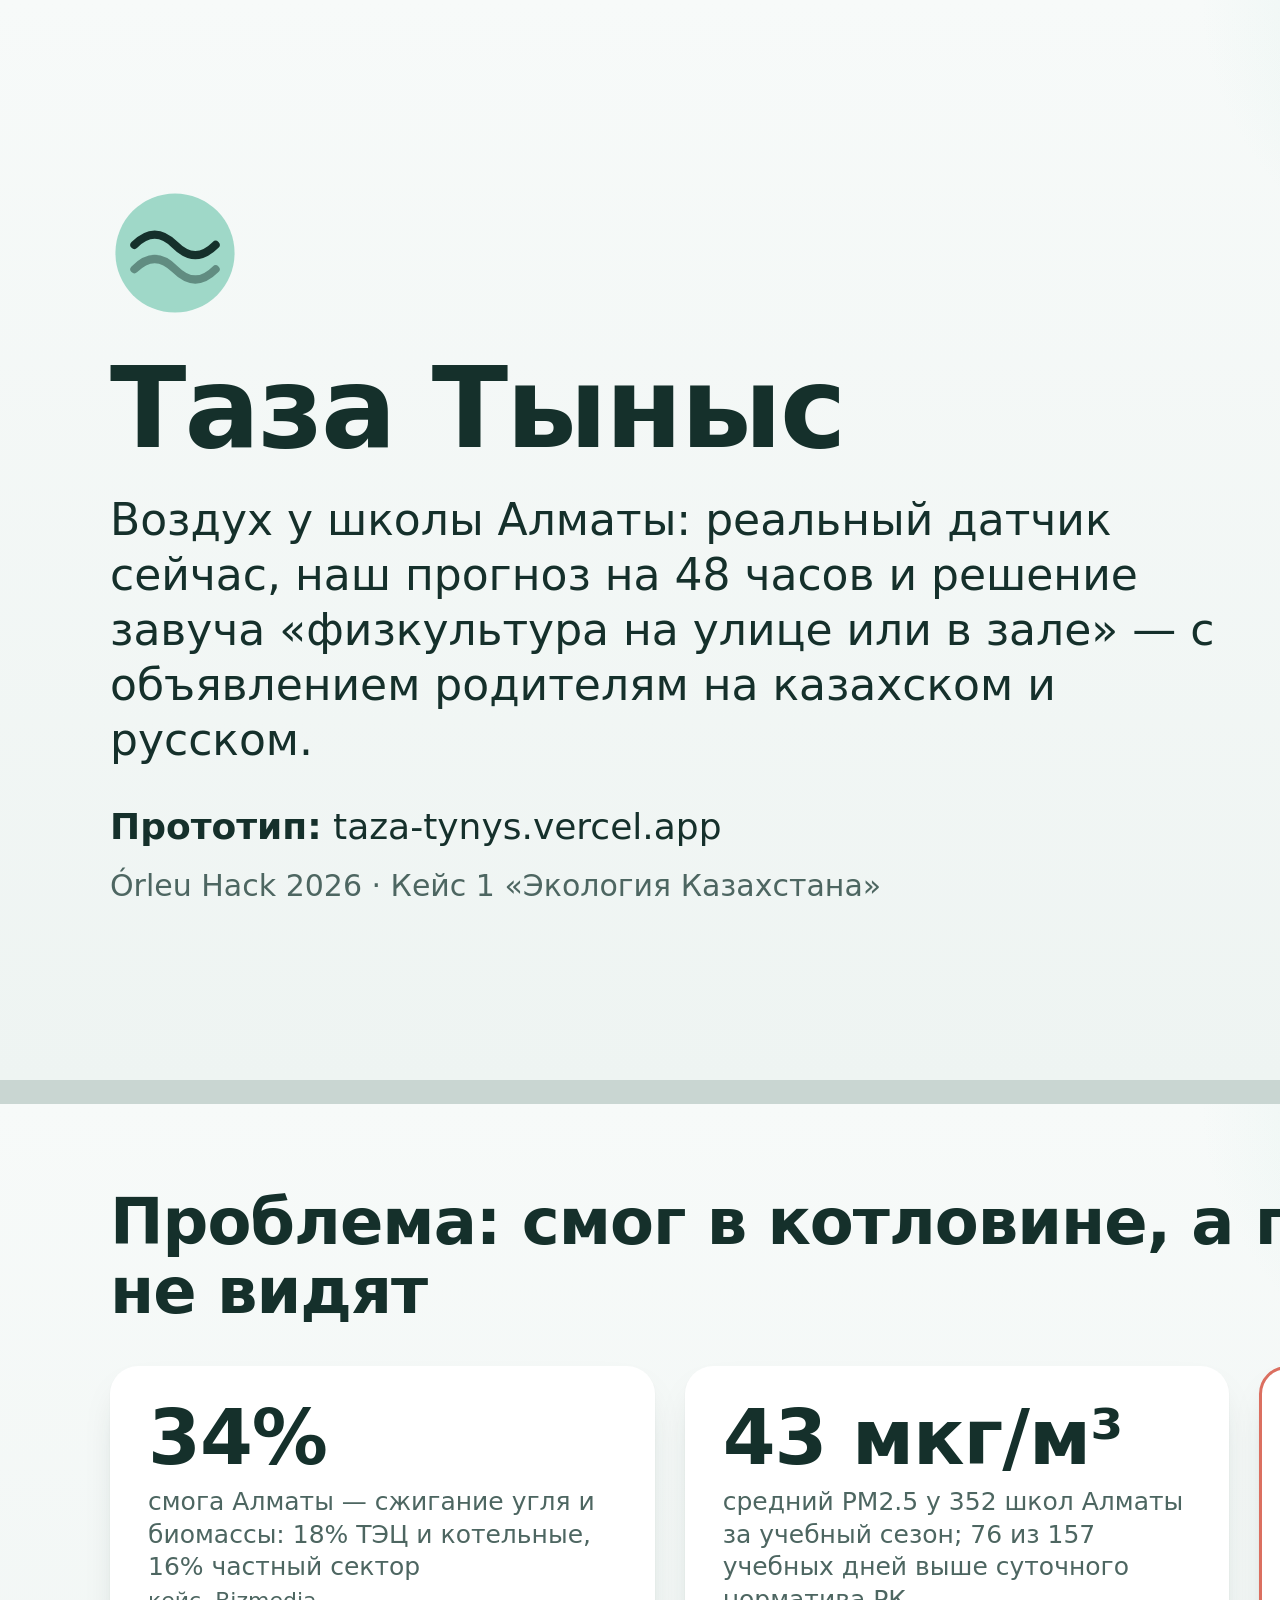
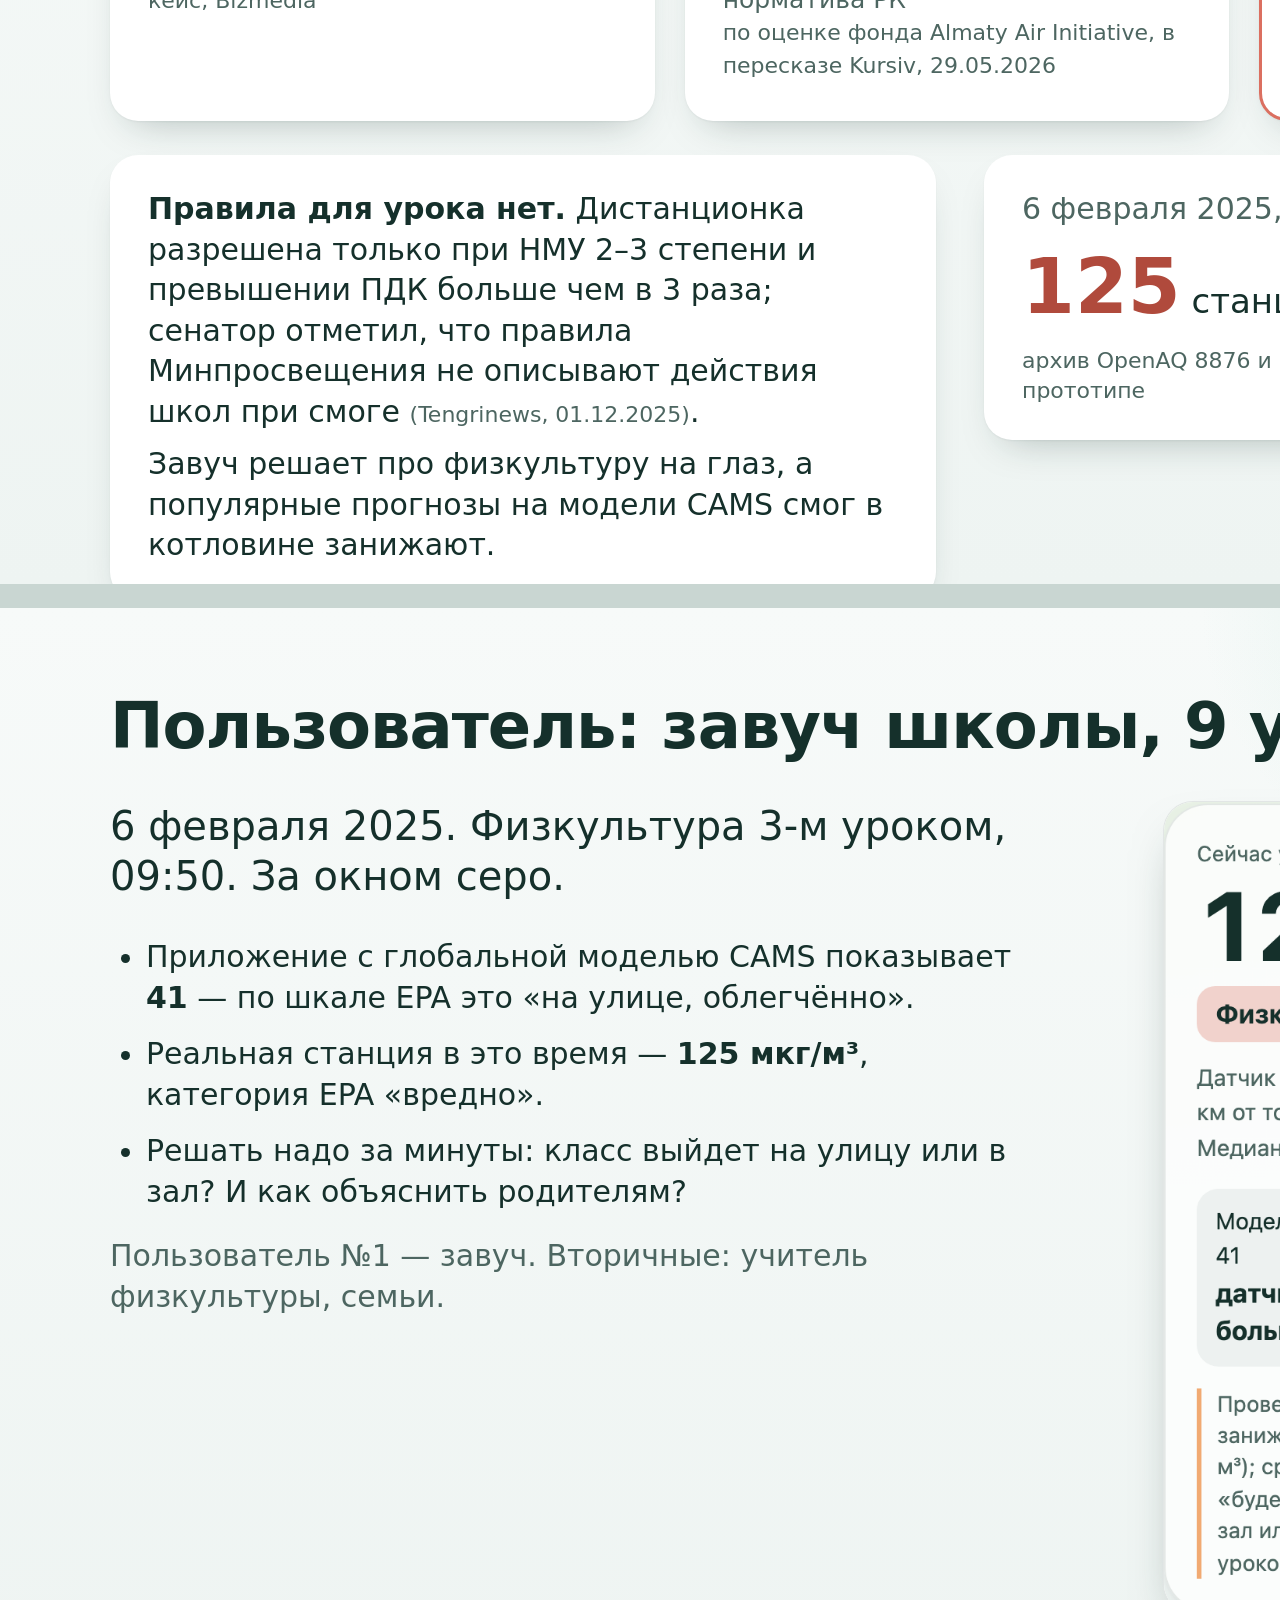
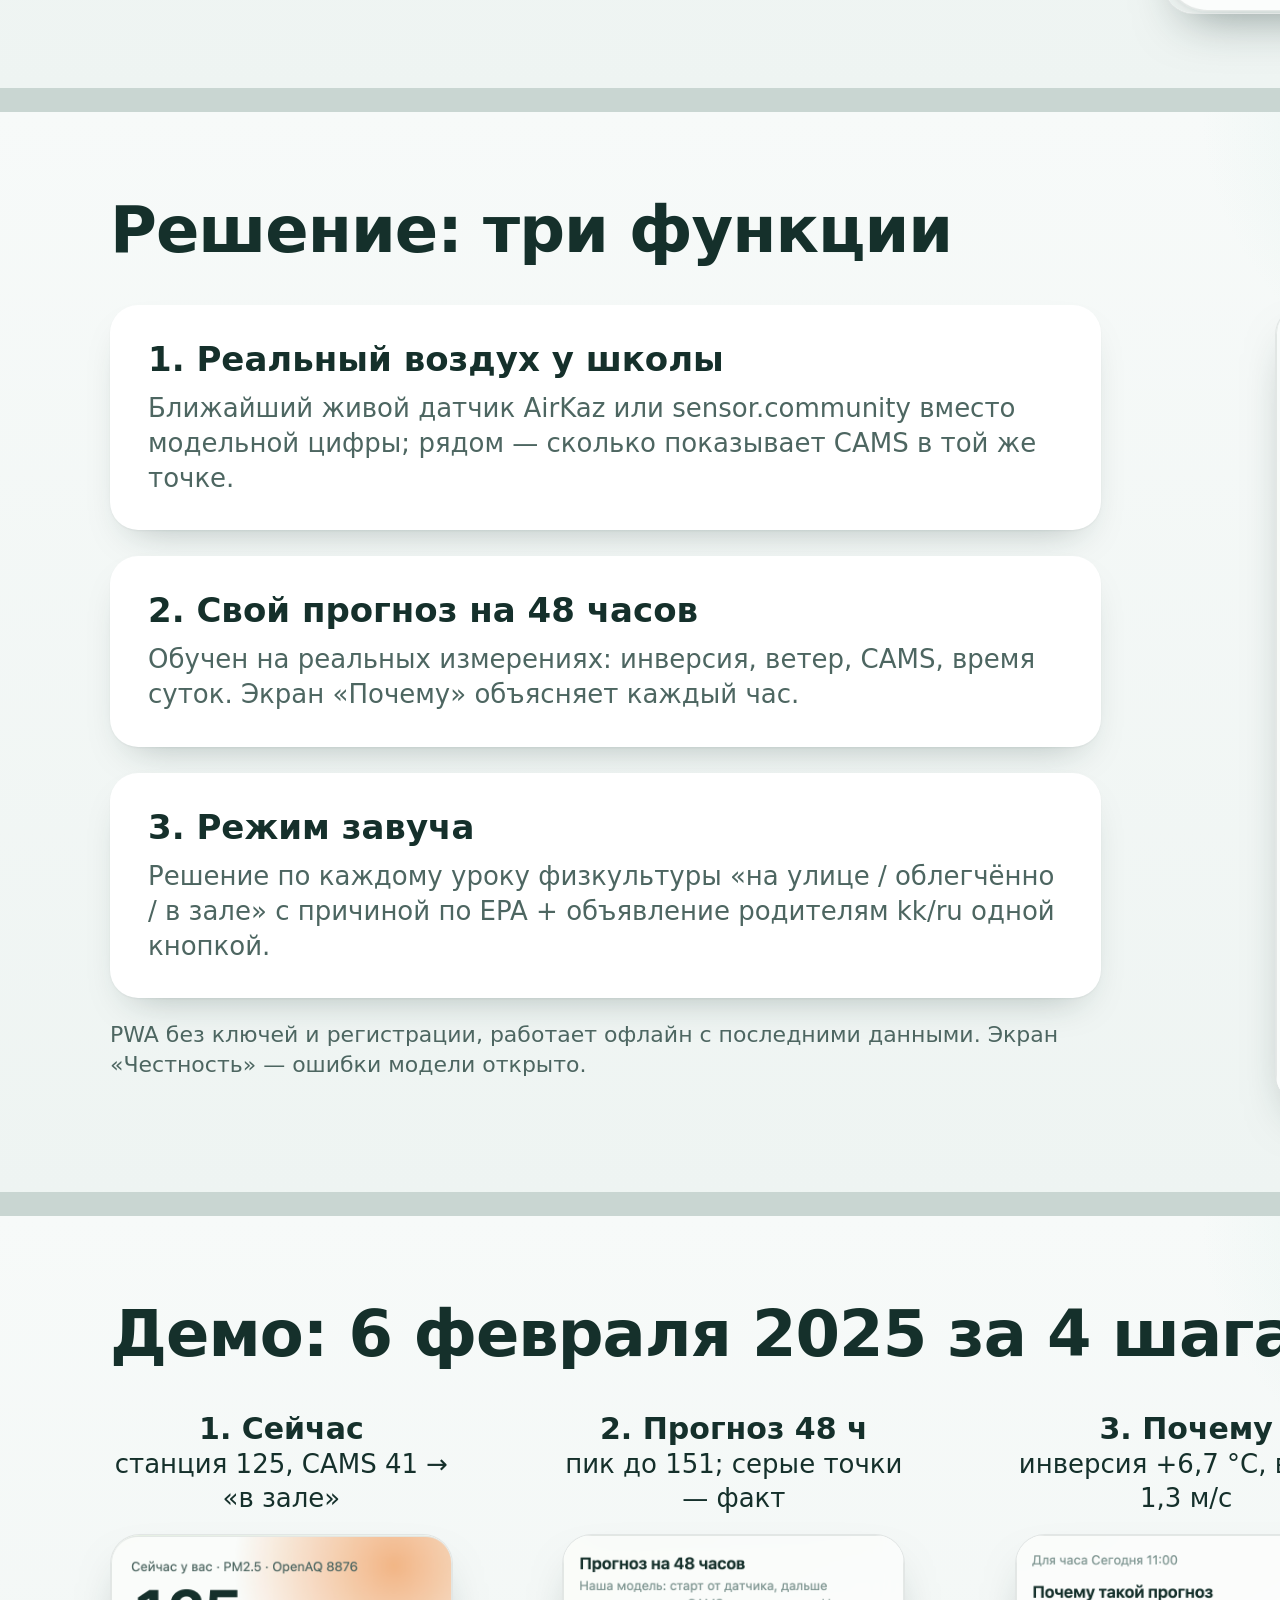
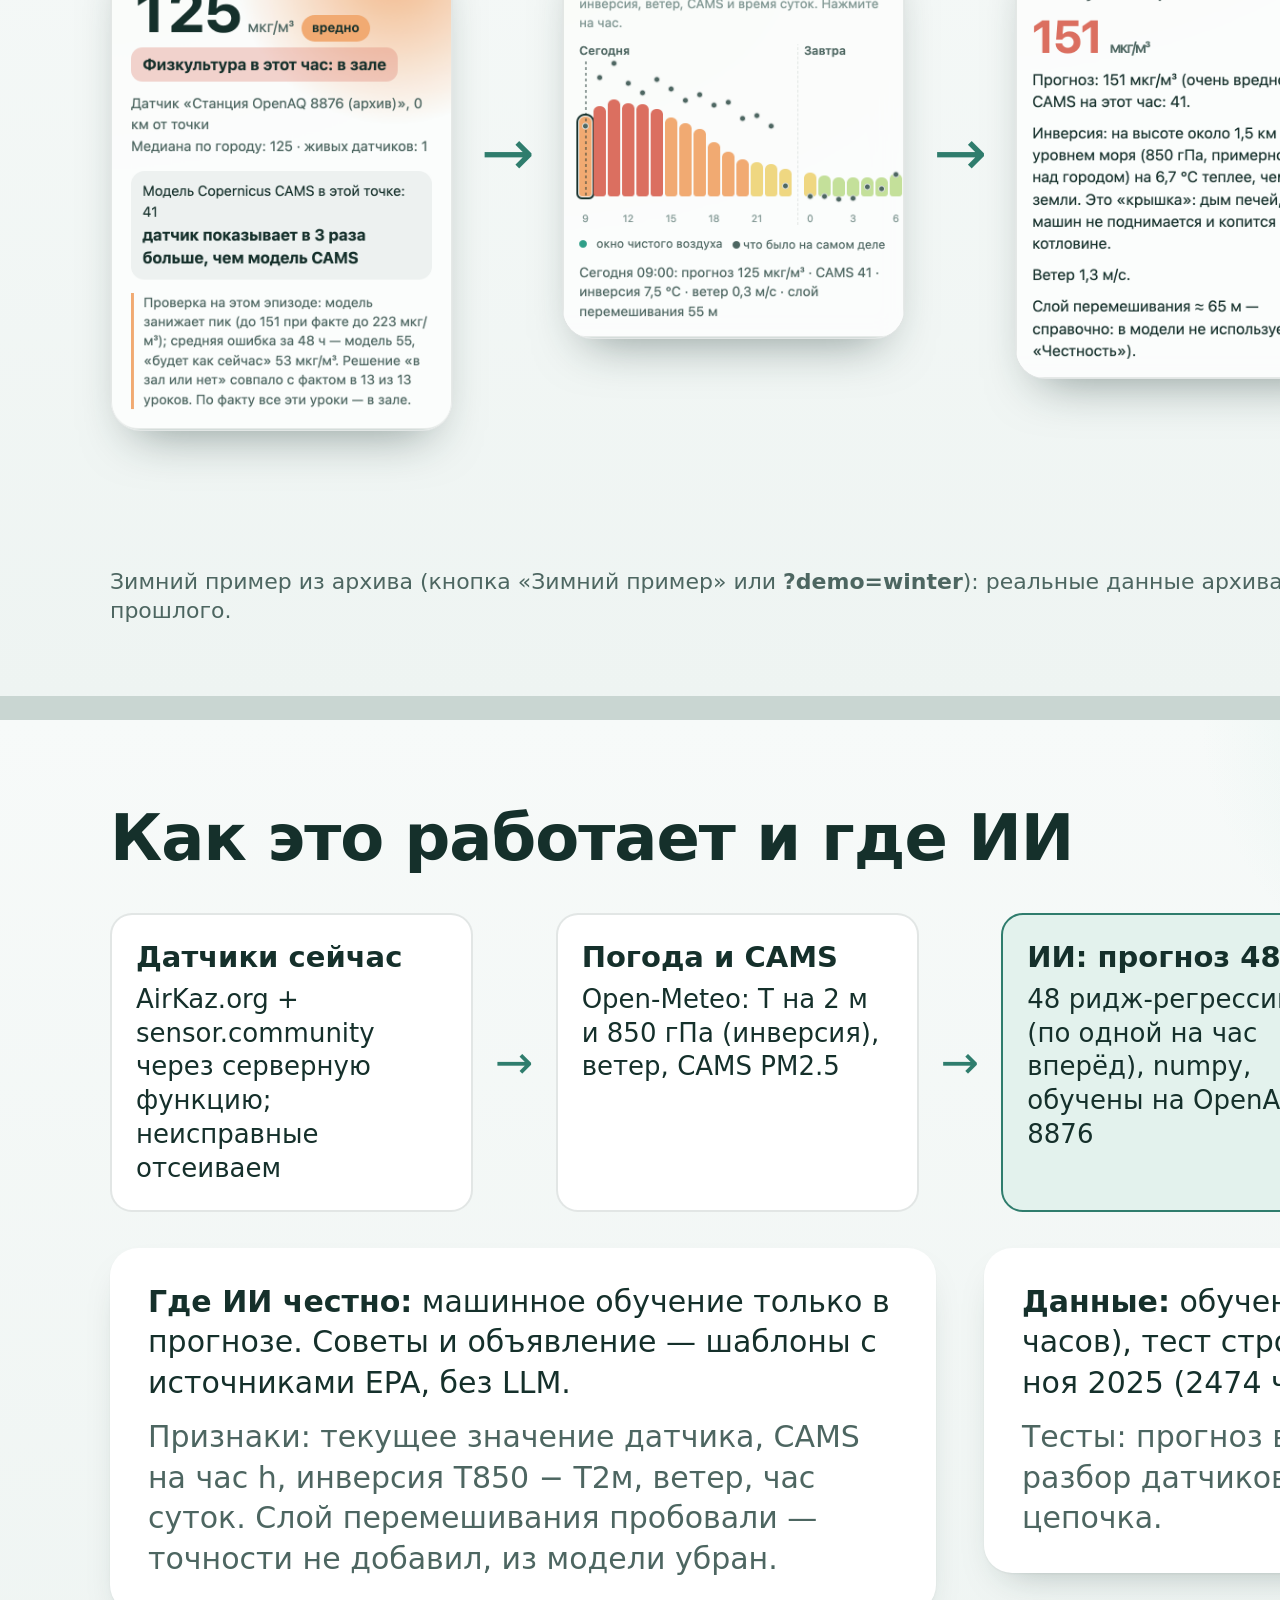
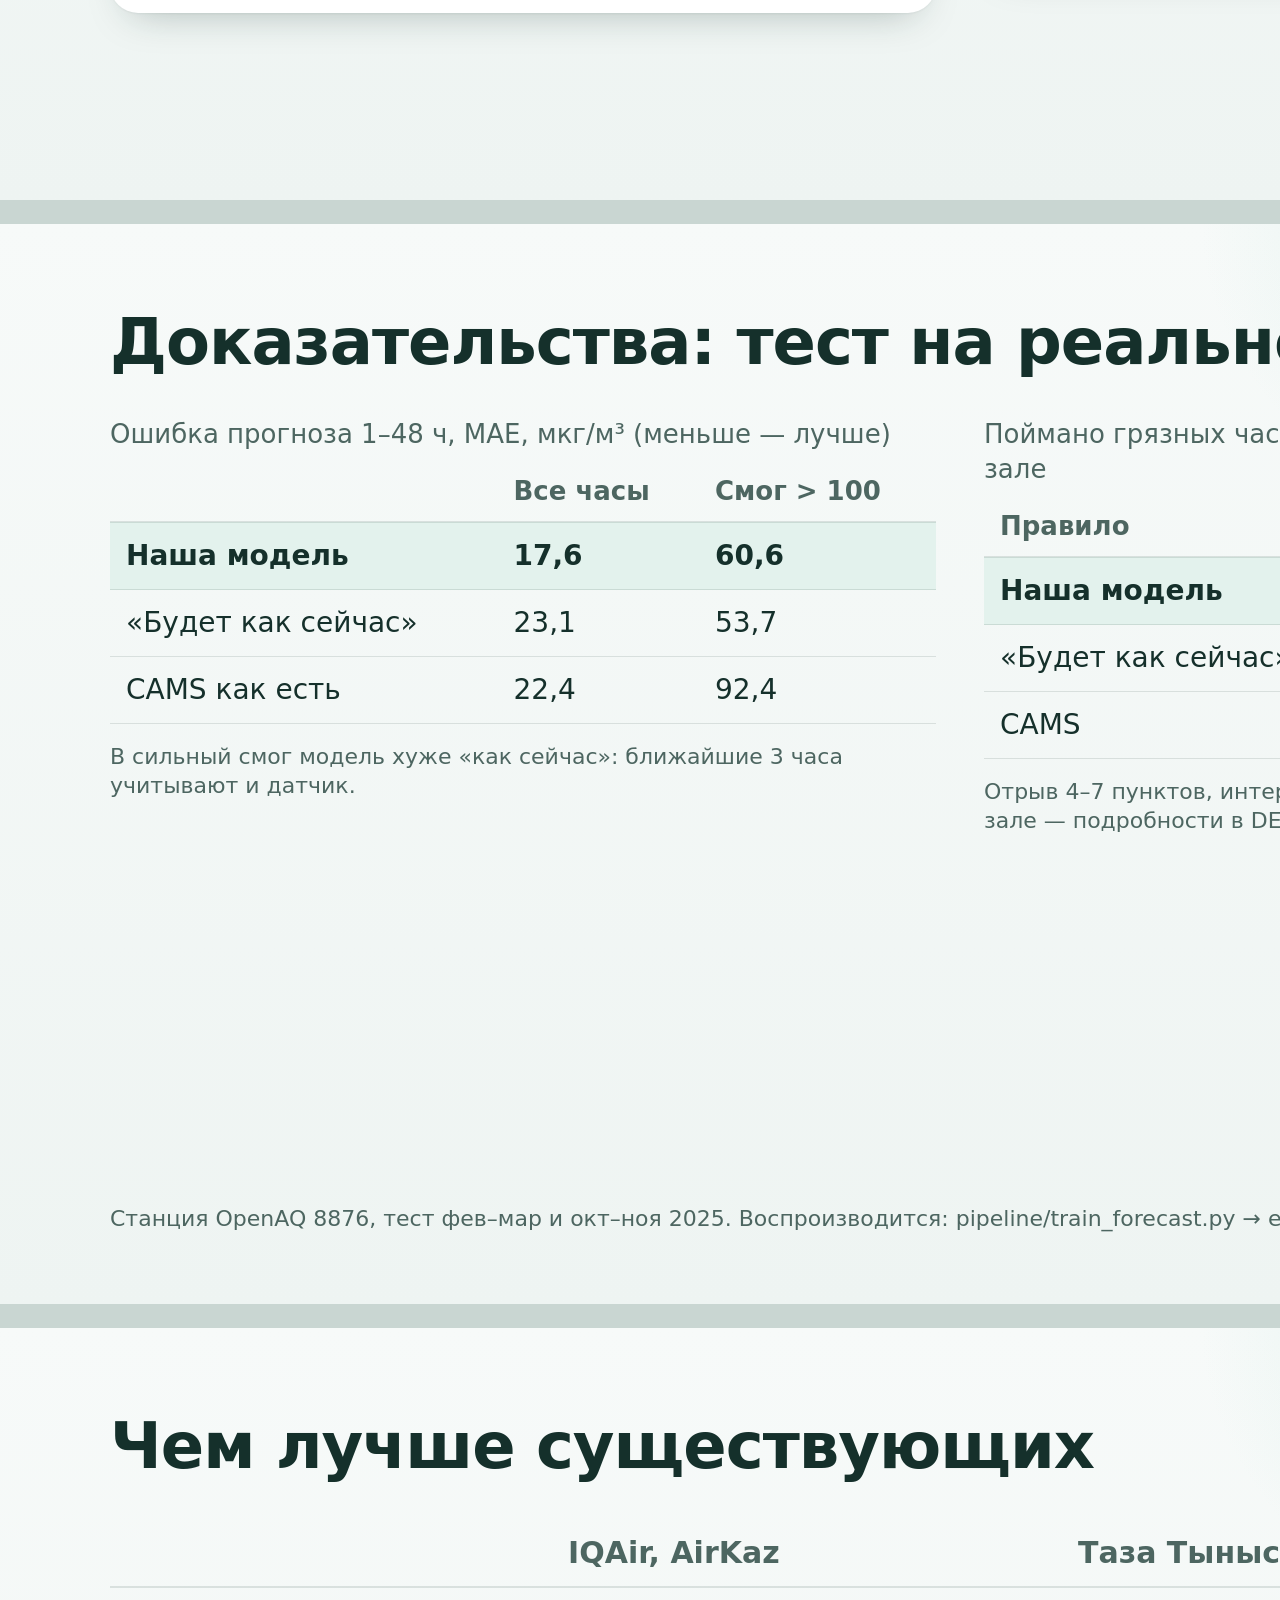
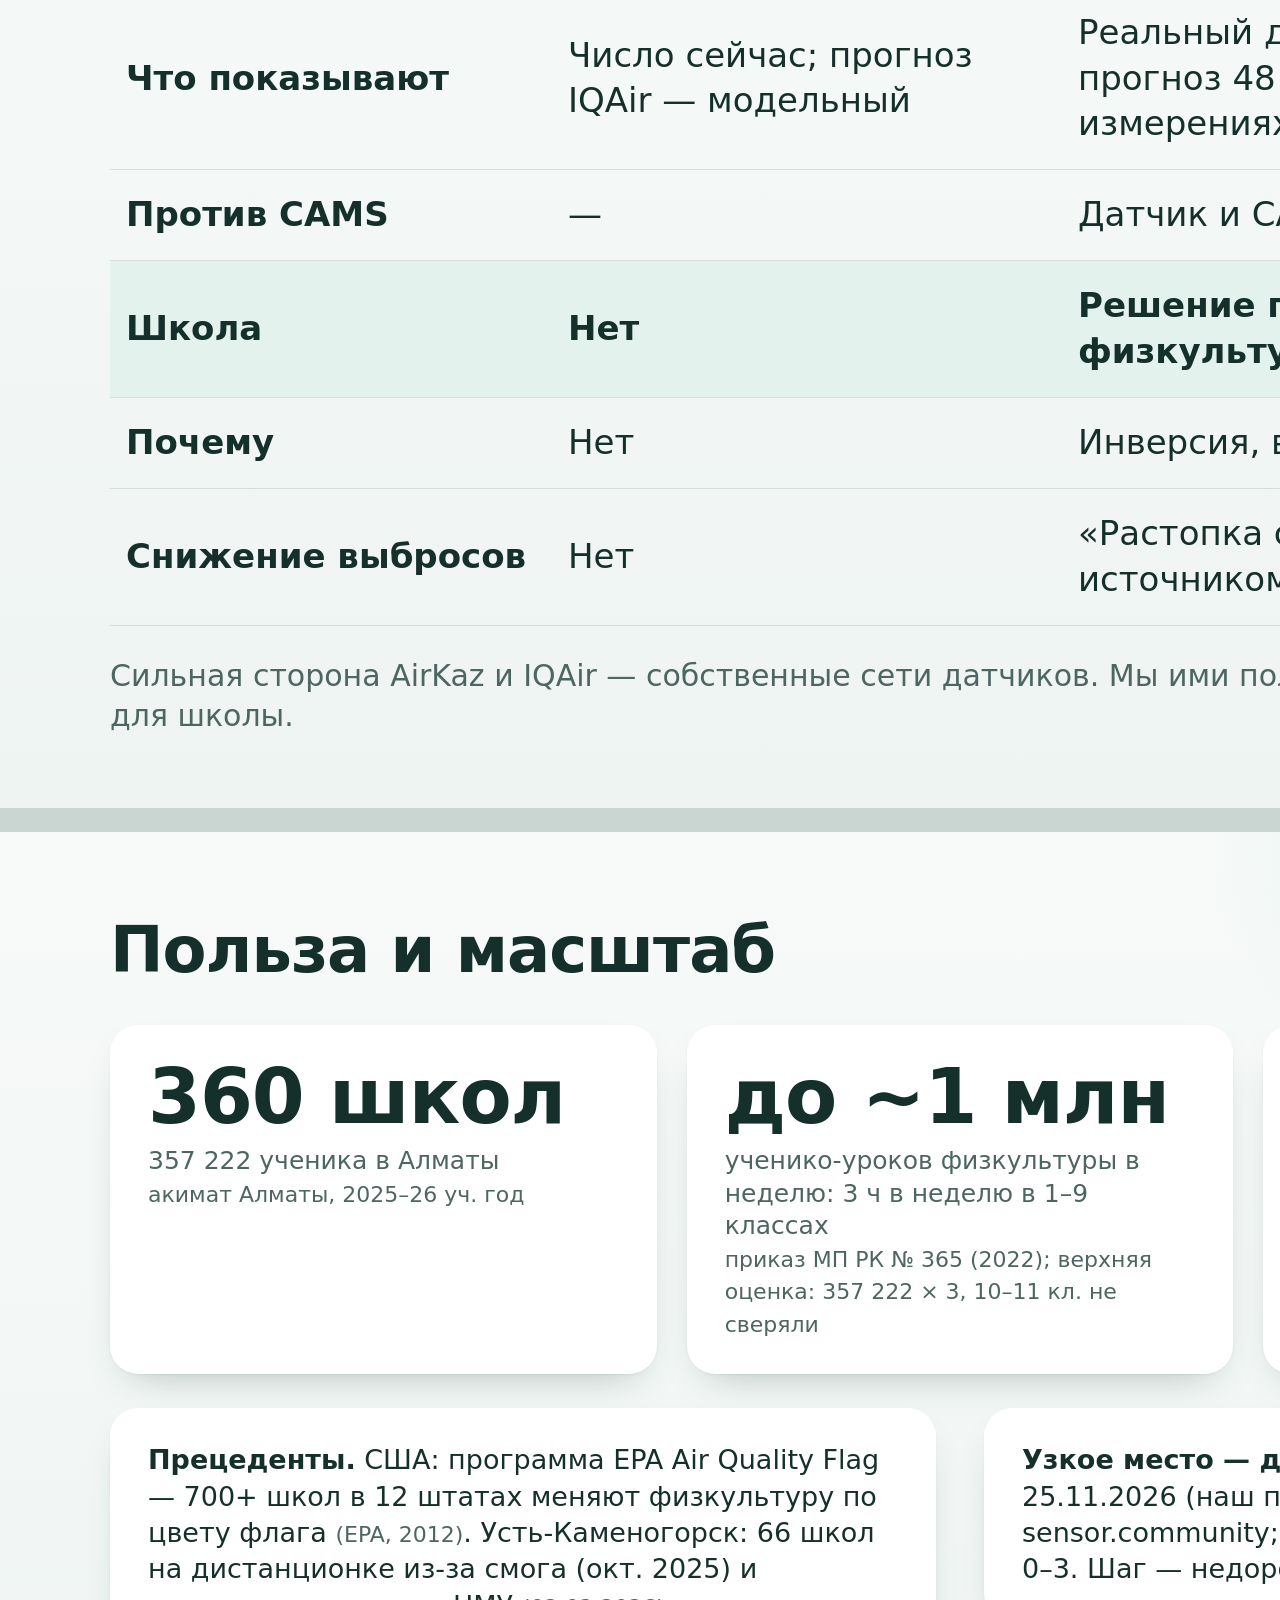
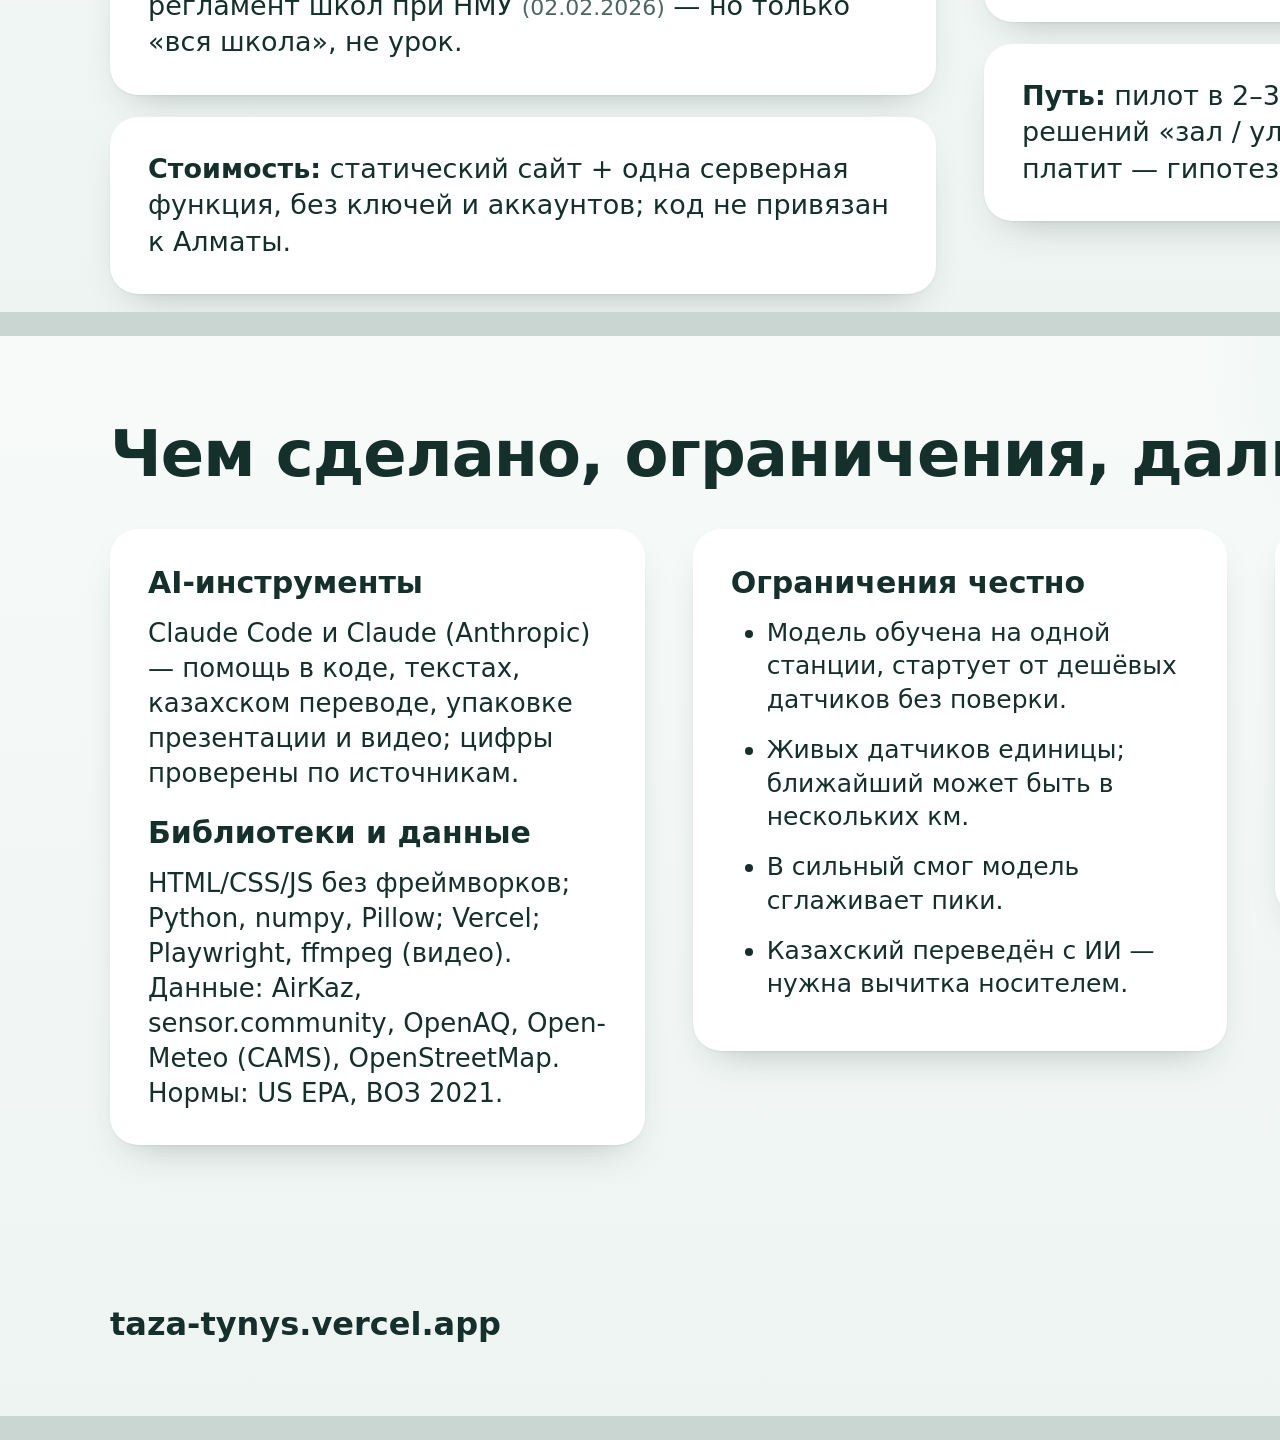
<file: submission/slides.html>
<!doctype html>
<html lang="ru">
<head>
<meta charset="utf-8">
<title>Таза Тыныс — презентация</title>
<meta name="viewport" content="width=1920">
<style>
  :root {
    --bg: #eef4f2; --bg2: #f7faf9; --card: #ffffff; --ink: #15302b; --ink2: #4d6661; --ink3: #7f9692;
    --line: rgba(21,48,43,.12); --accent: #2f7d6d;
    --lvl0: #9fd8c8; --lvl1: #c4e09a; --lvl2: #efd781; --lvl3: #f1aa72; --lvl4: #db6f60; --lvl5: #8e4f78; --win: #2f9f88;
    --font: ui-rounded, "SF Pro Rounded", "Segoe UI Variable Display", "Segoe UI", system-ui, -apple-system, Roboto, "Helvetica Neue", Arial, sans-serif;
  }
  @page { size: 1920px 1080px; margin: 0; }
  * { box-sizing: border-box; }
  html, body { margin: 0; padding: 0; background: #c9d6d2; font-family: var(--font); color: var(--ink); -webkit-print-color-adjust: exact; print-color-adjust: exact; }
  .slide { width: 1920px; height: 1080px; position: relative; overflow: hidden; margin: 0 auto 24px;
    background: radial-gradient(1200px 700px at 100% 0%, rgba(159,216,200,.55), transparent 60%), linear-gradient(180deg, var(--bg2), var(--bg));
    padding: 84px 110px 70px; page-break-after: always; break-after: page; display: flex; flex-direction: column; }
  @media print { body { background: none; } .slide { margin: 0; } }
  .num { position: absolute; right: 70px; bottom: 44px; font-size: 22px; color: var(--ink3); }
  .tag { position: absolute; left: 110px; bottom: 44px; font-size: 22px; color: var(--ink3); display: flex; gap: 12px; align-items: center; }
  .tag svg { width: 30px; height: 30px; }
  h1 { font-size: 112px; line-height: 1; margin: 0 0 28px; letter-spacing: -2px; }
  h2 { font-size: 64px; line-height: 1.08; margin: 0 0 40px; letter-spacing: -1px; }
  p, li, td, th { font-size: 30px; line-height: 1.35; }
  .lead { font-size: 44px; line-height: 1.25; color: var(--ink); margin: 0 0 36px; max-width: 1400px; }
  .muted { color: var(--ink2); }
  .small { font-size: 22px; color: var(--ink2); }
  .row { display: flex; gap: 48px; align-items: flex-start; flex: 1; min-height: 0; }
  .col { flex: 1; min-width: 0; }
  .card { background: var(--card); border-radius: 28px; padding: 34px 38px; box-shadow: 0 1px 2px rgba(21,48,43,.05), 0 18px 40px -22px rgba(21,48,43,.35); }
  .big { font-size: 120px; font-weight: 800; line-height: 1; letter-spacing: -3px; }
  .pill { display: inline-block; padding: 8px 22px; border-radius: 999px; font-weight: 700; font-size: 28px; }
  .bad { background: #f6d6d1; color: #7a2418; }
  .ok { background: #d7efe8; color: #1d5c4f; }
  .phone { border-radius: 30px; box-shadow: 0 24px 50px -24px rgba(21,48,43,.5); border: 1px solid var(--line); display: block; background: #fff; }
  table { border-collapse: collapse; width: 100%; }
  th { text-align: left; color: var(--ink2); font-weight: 600; font-size: 26px; padding: 12px 16px; border-bottom: 2px solid var(--line); }
  td { padding: 14px 16px; border-bottom: 1px solid var(--line); font-size: 28px; }
  table.cmp td { font-size: 34px; padding: 22px 16px; } table.cmp th { font-size: 30px; }
  tr.hl td { background: #e3f2ed; font-weight: 700; }
  /* team.json blocks: hidden unless tools/render.py fills them (empty field = no block, never a placeholder) */
  [data-if]:not(.on), [data-unless].off { display: none !important; }
  ul { margin: 0; padding-left: 36px; } li { margin: 0 0 16px; }
  .steps { display: flex; gap: 28px; flex: 1; min-height: 0; }
  .step { flex: 1; display: flex; flex-direction: column; gap: 18px; align-items: center; }
  .step .cap { font-size: 26px; line-height: 1.3; text-align: center; min-height: 104px; }
  .step .cap b { display: block; font-size: 30px; }
  .step img { max-height: 620px; max-width: 100%; }
  .arrow { align-self: center; font-size: 64px; color: var(--accent); margin-top: -60px; }
  .flow { display: flex; align-items: stretch; gap: 22px; margin-bottom: 36px; }
  .box { flex: 1; background: #fff; border-radius: 22px; padding: 24px 24px; border: 2px solid var(--line); font-size: 26px; line-height: 1.3; }
  .box b { display: block; font-size: 29px; margin-bottom: 6px; }
  .box.ai { border-color: var(--accent); background: #e3f2ed; }
  .farr { align-self: center; font-size: 46px; color: var(--accent); }
  .kpi { display: flex; gap: 30px; margin-bottom: 34px; }
  .kpi .card { flex: 1; }
  .kpi .v { font-size: 76px; font-weight: 800; line-height: 1; letter-spacing: -1px; }
  .kpi .l { font-size: 25px; color: var(--ink2); margin-top: 10px; line-height: 1.3; }
  .grid3 { display: grid; grid-template-columns: repeat(3, 1fr); gap: 30px; }
  .grid3 .card h3 { font-size: 34px; margin: 0 0 12px; }
  .grid3 .card p { font-size: 26px; margin: 0; color: var(--ink2); }
</style>
</head>
<body>
<svg width="0" height="0" style="position:absolute" aria-hidden="true">
  <symbol id="logo" viewBox="0 0 48 48">
    <circle cx="24" cy="24" r="22" fill="#9fd8c8"/>
    <path d="M9 21c5-5 10-5 15 0s10 5 15 0" fill="none" stroke="#15302b" stroke-width="3" stroke-linecap="round"/>
    <path d="M9 30c5-5 10-5 15 0s10 5 15 0" fill="none" stroke="#15302b" stroke-width="3" stroke-linecap="round" opacity=".45"/>
  </symbol>
</svg>

<!-- 1. Title -->
<section class="slide">
  <div class="row" style="align-items:center">
    <div class="col" style="flex:1.35">
      <svg style="width:130px;height:130px;margin-bottom:30px"><use href="#logo"/></svg>
      <h1>Таза Тыныс</h1>
      <p class="lead">Воздух у школы Алматы: реальный датчик сейчас, наш прогноз на 48 часов и решение завуча «физкультура на улице или в зале» — с объявлением родителям на казахском и русском.</p>
      <p style="font-size:36px;margin:0 0 14px"><b>Прототип:</b> taza-tynys.vercel.app</p>
      <p style="font-size:30px;margin:0 0 14px" class="muted" data-if="code_url">Код: <span data-field="code_url"></span></p>
      <p style="font-size:30px;margin:0 0 14px" class="muted" data-if="members">Участники: <span data-field="members"></span></p>
      <p style="font-size:30px;margin:0" class="muted"><span data-if="team">Команда <span data-field="team"></span> · </span>Órleu Hack 2026 · Кейс 1 «Экология Казахстана»</p>
    </div>
    <div class="col" style="flex:.65;display:flex;justify-content:center">
      <img class="phone" src="img/phone_winter_top.png" style="height:880px" alt="Экран «Сейчас»">
    </div>
  </div>
  <div class="num">1</div>
</section>

<!-- 2. Problem -->
<section class="slide">
  <h2>Проблема: смог в котловине, а прогнозы его не видят</h2>
  <div class="kpi">
    <div class="card"><div class="v">34%</div><div class="l">смога Алматы — сжигание угля и биомассы: 18% ТЭЦ и котельные, 16% частный сектор<br><span class="small">кейс, Bizmedia</span></div></div>
    <div class="card"><div class="v">43 мкг/м³</div><div class="l">средний PM2.5 у 352 школ Алматы за учебный сезон; 76 из 157 учебных дней выше суточного норматива РК<br><span class="small">по оценке фонда Almaty Air Initiative, в пересказе Kursiv, 29.05.2026</span></div></div>
    <div class="card" style="border:3px solid var(--lvl4)"><div class="v" style="color:#b04a3c">в 3,2 раза</div><div class="l">занижает смог модель CAMS: в 201 часе, когда станция показывала &gt;100 мкг/м³ (медиана 127), CAMS — медиана 40<br><span class="small">наш расчёт: OpenAQ 8876, фев–мар и окт–ноя 2025, evals/forecast_report.md</span></div></div>
  </div>
  <div class="row">
    <div class="col card">
      <p style="margin:0 0 12px"><b>Правила для урока нет.</b> Дистанционка разрешена только при НМУ 2–3 степени и превышении ПДК больше чем в 3 раза; сенатор отметил, что правила Минпросвещения не описывают действия школ при смоге <span class="small">(Tengrinews, 01.12.2025)</span>.</p>
      <p style="margin:0">Завуч решает про физкультуру на глаз, а популярные прогнозы на модели CAMS смог в котловине занижают.</p>
    </div>
    <div class="col card" data-unless="quote.text" style="display:flex;gap:36px;align-items:center">
      <div><p class="muted" style="margin:0 0 6px">6 февраля 2025, 09:00, у школы</p>
        <p style="margin:0;font-size:34px"><b style="font-size:76px;color:#b04a3c">125</b> станция &nbsp;·&nbsp; <b style="font-size:76px">41</b> CAMS</p>
        <p class="small" style="margin:8px 0 0">архив OpenAQ 8876 и Open-Meteo — зимний пример в прототипе</p></div>
    </div>
    <div class="col card" data-if="quote.text">
      <p style="margin:0 0 10px" class="muted">Голос пользователя:</p>
      <p style="margin:0;font-size:34px">«<span data-field="quote.text"></span>»</p>
      <p class="small" style="margin-top:12px" data-if="quote.author">— <span data-field="quote.author"></span></p>
    </div>
  </div>
  <div class="num">2</div>
</section>

<!-- 3. User -->
<section class="slide">
  <h2>Пользователь: завуч школы, 9 утра</h2>
  <div class="row">
    <div class="col">
      <p class="lead" style="font-size:40px">6 февраля 2025. Физкультура 3-м уроком, 09:50. За окном серо.</p>
      <ul>
        <li>Приложение с глобальной моделью CAMS показывает <b>41</b> — по шкале EPA это «на улице, облегчённо».</li>
        <li>Реальная станция в это время — <b>125 мкг/м³</b>, категория EPA «вредно».</li>
        <li>Решать надо за минуты: класс выйдет на улицу или в зал? И как объяснить родителям?</li>
      </ul>
      <p class="muted" style="margin-top:24px">Пользователь №1 — завуч. Вторичные: учитель физкультуры, семьи.</p>
    </div>
    <div class="col" style="flex:.8;display:flex;justify-content:center">
      <img class="phone" src="img/hero_winter.png" style="width:560px" alt="125 против 41">
    </div>
  </div>
  <div class="num">3</div>
</section>

<!-- 4. Solution -->
<section class="slide">
  <h2>Решение: три функции</h2>
  <div class="row">
    <div class="col" style="flex:1.2">
      <div class="grid3" style="grid-template-columns:1fr;gap:26px">
        <div class="card"><h3>1. Реальный воздух у школы</h3><p>Ближайший живой датчик AirKaz или sensor.community вместо модельной цифры; рядом — сколько показывает CAMS в той же точке.</p></div>
        <div class="card"><h3>2. Свой прогноз на 48 часов</h3><p>Обучен на реальных измерениях: инверсия, ветер, CAMS, время суток. Экран «Почему» объясняет каждый час.</p></div>
        <div class="card"><h3>3. Режим завуча</h3><p>Решение по каждому уроку физкультуры «на улице / облегчённо / в зале» с причиной по EPA + объявление родителям kk/ru одной кнопкой.</p></div>
      </div>
      <p class="small" style="margin-top:22px">PWA без ключей и регистрации, работает офлайн с последними данными. Экран «Честность» — ошибки модели открыто.</p>
    </div>
    <div class="col" style="flex:.8;display:flex;justify-content:center">
      <img class="phone" src="img/school_lessons_top.png" style="height:800px" alt="Режим завуча">
    </div>
  </div>
  <div class="num">4</div>
</section>

<!-- 5. Demo -->
<section class="slide">
  <h2>Демо: 6 февраля 2025 за 4 шага</h2>
  <div class="steps">
    <div class="step"><div class="cap"><b>1. Сейчас</b>станция 125, CAMS 41 → «в зале»</div><img class="phone" src="img/hero_winter.png" style="width:390px"></div>
    <div class="arrow">→</div>
    <div class="step"><div class="cap"><b>2. Прогноз 48 ч</b>пик до 151; серые точки — факт</div><img class="phone" src="img/strip_winter.png" style="width:390px"></div>
    <div class="arrow">→</div>
    <div class="step"><div class="cap"><b>3. Почему</b>инверсия +6,7 °C, ветер 1,3 м/с</div><img class="phone" src="img/why_gauge.png" style="width:390px"></div>
    <div class="arrow">→</div>
    <div class="step"><div class="cap"><b>4. Школа</b>3-й урок — в зал, объявление kk/ru</div><img class="phone" src="img/school_announce_ru.png" style="width:390px"></div>
  </div>
  <p class="small" style="margin:10px 0 0">Зимний пример из архива (кнопка «Зимний пример» или <b>?demo=winter</b>): реальные данные архива, подписаны на экране как пример из прошлого.</p>
  <div class="num">5</div>
</section>

<!-- 6. How it works -->
<section class="slide">
  <h2>Как это работает и где ИИ</h2>
  <div class="flow">
    <div class="box"><b>Датчики сейчас</b>AirKaz.org + sensor.community через серверную функцию; неисправные отсеиваем</div>
    <div class="farr">→</div>
    <div class="box"><b>Погода и CAMS</b>Open-Meteo: T на 2 м и 850 гПа (инверсия), ветер, CAMS PM2.5</div>
    <div class="farr">→</div>
    <div class="box ai"><b>ИИ: прогноз 48 ч</b>48 ридж-регрессий (по одной на час вперёд), numpy, обучены на OpenAQ 8876</div>
    <div class="farr">→</div>
    <div class="box"><b>Правила, не генерация</b>Категории US EPA AQI, EPA Air Quality Flag, школа: max(прогноз, датчик)</div>
  </div>
  <div class="row">
    <div class="col card">
      <p style="margin:0 0 14px"><b>Где ИИ честно:</b> машинное обучение только в прогнозе. Советы и объявление — шаблоны с источниками EPA, без LLM.</p>
      <p style="margin:0" class="muted">Признаки: текущее значение датчика, CAMS на час h, инверсия T850 − T2м, ветер, час суток. Слой перемешивания пробовали — точности не добавил, из модели убран.</p>
    </div>
    <div class="col card">
      <p style="margin:0 0 14px"><b>Данные:</b> обучение окт 2024 – янв 2025 (2725 часов), тест строго позже — фев–мар и окт–ноя 2025 (2474 часа).</p>
      <p style="margin:0" class="muted">Тесты: прогноз в Python и JS совпадает; разбор датчиков на битых данных; офлайн-цепочка.</p>
    </div>
  </div>
  <div class="num">6</div>
</section>

<!-- 7. Evidence -->
<section class="slide">
  <h2>Доказательства: тест на реальной станции</h2>
  <div class="row">
    <div class="col">
      <p class="muted" style="margin:0 0 10px;font-size:26px">Ошибка прогноза 1–48 ч, MAE, мкг/м³ (меньше — лучше)</p>
      <table>
        <tr><th></th><th>Все часы</th><th>Смог &gt; 100</th></tr>
        <tr class="hl"><td>Наша модель</td><td>17,6</td><td>60,6</td></tr>
        <tr><td>«Будет как сейчас»</td><td>23,1</td><td>53,7</td></tr>
        <tr><td>CAMS как есть</td><td>22,4</td><td>92,4</td></tr>
      </table>
      <p class="small" style="margin-top:18px">В сильный смог модель хуже «как сейчас»: ближайшие 3 часа учитывают и датчик.</p>
    </div>
    <div class="col">
      <p class="muted" style="margin:0 0 10px;font-size:26px">Поймано грязных часов (&gt; 35,4) при равной доле уроков в зале</p>
      <table>
        <tr><th>Правило</th><th>30%</th><th>40%</th><th>50%</th></tr>
        <tr class="hl"><td>Наша модель</td><td>48%</td><td>60%</td><td>71%</td></tr>
        <tr><td>«Будет как сейчас»</td><td>44%</td><td>55%</td><td>66%</td></tr>
        <tr><td>CAMS</td><td>42%</td><td>54%</td><td>64%</td></tr>
      </table>
      <p class="small" style="margin-top:18px">Отрыв 4–7 пунктов, интервалы перекрываются. Разная доля уроков в зале — подробности в DEFENSE.md.</p>
    </div>
  </div>
  <p class="small" style="margin:0">Станция OpenAQ 8876, тест фев–мар и окт–ноя 2025. Воспроизводится: pipeline/train_forecast.py → evals/forecast_report.md.</p>
  <div class="num">7</div>
</section>

<!-- 8. Comparison -->
<section class="slide">
  <h2>Чем лучше существующих</h2>
  <table class="cmp">
    <tr><th style="width:26%"></th><th style="width:30%">IQAir, AirKaz</th><th>Таза Тыныс</th></tr>
    <tr><td><b>Что показывают</b></td><td>Число сейчас; прогноз IQAir — модельный</td><td>Реальный датчик у вашей точки + прогноз 48 ч, обученный на измерениях, с открытой ошибкой</td></tr>
    <tr><td><b>Против CAMS</b></td><td>—</td><td>Датчик и CAMS рядом в одной точке</td></tr>
    <tr class="hl"><td><b>Школа</b></td><td>Нет</td><td>Решение по каждому уроку физкультуры + объявление kk/ru</td></tr>
    <tr><td><b>Почему</b></td><td>Нет</td><td>Инверсия, ветер, вклад признаков</td></tr>
    <tr><td><b>Снижение выбросов</b></td><td>Нет</td><td>«Растопка сверху» с рецензируемым источником</td></tr>
  </table>
  <p class="muted" style="margin-top:30px">Сильная сторона AirKaz и IQAir — собственные сети датчиков. Мы ими пользуемся и добавляем решение для школы.</p>
  <div class="num">8</div>
</section>

<!-- 9. Value and scale -->
<section class="slide">
  <h2>Польза и масштаб</h2>
  <div class="kpi">
    <div class="card"><div class="v">360 школ</div><div class="l">357 222 ученика в Алматы<br><span class="small">акимат Алматы, 2025–26 уч. год</span></div></div>
    <div class="card"><div class="v">до ~1 млн</div><div class="l">ученико-уроков физкультуры в неделю: 3 ч в неделю в 1–9 классах<br><span class="small">приказ МП РК № 365 (2022); верхняя оценка: 357 222 × 3, 10–11 кл. не сверяли</span></div></div>
    <div class="card"><div class="v">1 на 22</div><div class="l">поста Казгидромета на школы: 16 постов на 360 школ<br><span class="small">акимат, 27.11.2025; наш расчёт</span></div></div>
  </div>
  <div class="row">
    <div class="col">
      <div class="card" style="margin-bottom:22px"><p style="margin:0;font-size:27px"><b>Прецеденты.</b> США: программа EPA Air Quality Flag — 700+ школ в 12 штатах меняют физкультуру по цвету флага <span class="small">(EPA, 2012)</span>. Усть-Каменогорск: 66 школ на дистанционке из-за смога (окт. 2025) и регламент школ при НМУ <span class="small">(02.02.2026)</span> — но только «вся школа», не урок.</p></div>
      <div class="card"><p style="margin:0;font-size:27px"><b>Стоимость:</b> статический сайт + одна серверная функция, без ключей и аккаунтов; код не привязан к Алматы.</p></div>
    </div>
    <div class="col">
      <div class="card" style="margin-bottom:22px"><p style="margin:0;font-size:27px"><b>Узкое место — датчики:</b> живых исправных 25.11.2026 (наш подсчёт) в Алматы 2 AirKaz + 3 sensor.community; в Астане, Караганде, Шымкенте 0–3. Шаг — недорогой датчик во дворе школы.</p></div>
      <div class="card"><p style="margin:0;font-size:27px"><b>Путь:</b> пилот в 2–3 школах района → месяц журнала решений «зал / улица» → отдел образования. Кто платит — гипотеза: отделы образования и школы.</p></div>
    </div>
  </div>
  <div class="num">9</div>
</section>

<!-- 10. Tools, limits, next -->
<section class="slide">
  <h2>Чем сделано, ограничения, дальше</h2>
  <div class="row">
    <div class="col card">
      <p style="margin:0 0 12px"><b>AI-инструменты</b></p>
      <p style="margin:0 0 22px;font-size:26px">Claude Code и Claude (Anthropic) — помощь в коде, текстах, казахском переводе, упаковке презентации и видео; цифры проверены по источникам.</p>
      <p style="margin:0 0 12px"><b>Библиотеки и данные</b></p>
      <p style="margin:0;font-size:26px">HTML/CSS/JS без фреймворков; Python, numpy, Pillow; Vercel; Playwright, ffmpeg (видео). Данные: AirKaz, sensor.community, OpenAQ, Open-Meteo (CAMS), OpenStreetMap. Нормы: US EPA, ВОЗ 2021.</p>
    </div>
    <div class="col card">
      <p style="margin:0 0 12px"><b>Ограничения честно</b></p>
      <ul style="font-size:25px">
        <li style="font-size:25px">Модель обучена на одной станции, стартует от дешёвых датчиков без поверки.</li>
        <li style="font-size:25px">Живых датчиков единицы; ближайший может быть в нескольких км.</li>
        <li style="font-size:25px">В сильный смог модель сглаживает пики.</li>
        <li style="font-size:25px">Казахский переведён с ИИ — нужна вычитка носителем.</li>
      </ul>
    </div>
    <div class="col card">
      <p style="margin:0 0 12px"><b>Дальше</b></p>
      <ul style="font-size:25px">
        <li style="font-size:25px">Пилот в 2–3 школах, журнал решений.</li>
        <li style="font-size:25px">Калибровка дешёвых датчиков по станции.</li>
        <li style="font-size:25px">Датчики во дворах школ.</li>
        <li style="font-size:25px">Рассылка в чаты классов.</li>
      </ul>
    </div>
  </div>
  <p style="margin:28px 0 0;font-size:32px"><b>taza-tynys.vercel.app</b> <span class="muted"><span data-if="team"> · команда <span data-field="team"></span></span><span data-if="contact"> · <span data-field="contact"></span></span></span></p>
  <div class="num">10</div>
</section>
</body>
</html>
</file>
